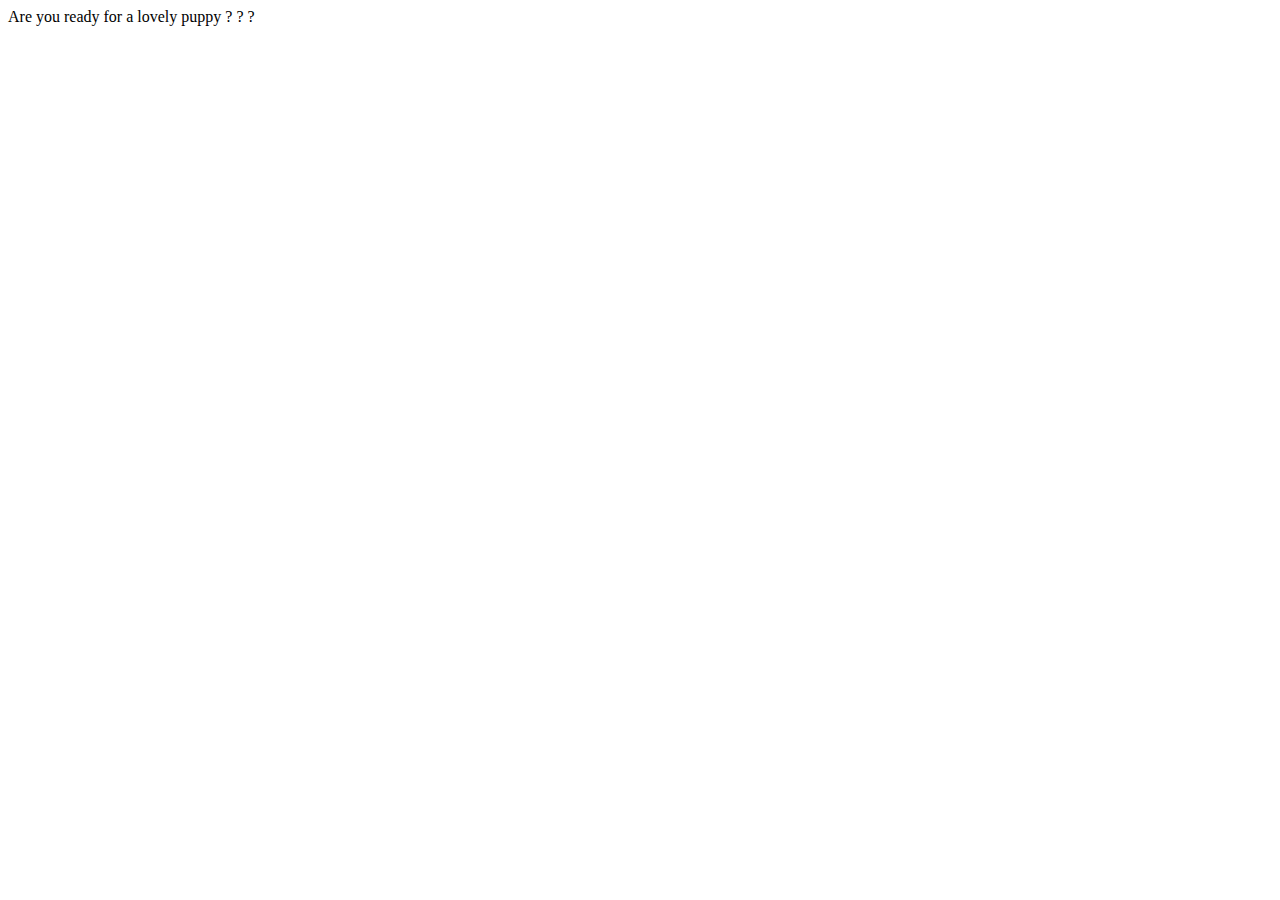
<file: index.html>
<!DOCTYPE html>
<html>
	<head>
		<script src="https://cdnjs.cloudflare.com/ajax/libs/jquery/3.4.1/jquery.min.js" integrity="sha256-CSXorXvZcTkaix6Yvo6HppcZGetbYMGWSFlBw8HfCJo=" crossorigin="anonymous"></script> 
		<link rel="stylesheet" type="text/css" href="css/style.css">

	</head>
	
	<body>
		<div class="wavy">
			<span style="--i:1">Are</span>
			<span style="--i:2">you</span>
			<span style="--i:3">ready</span>
			<span style="--i:4">for</span>
			<span style="--i:5">a</span>
			<span style="--i:6">lovely</span>
			<span style="--i:7">puppy</span>
			<span style="--i:9">?</span>
			<span style="--i:10">?</span>
			<span style="--i:11">?</span>
			<a href="p3(1).html"></a>
		</div>
		
		</div>

				
	</body>

</html>
</file>
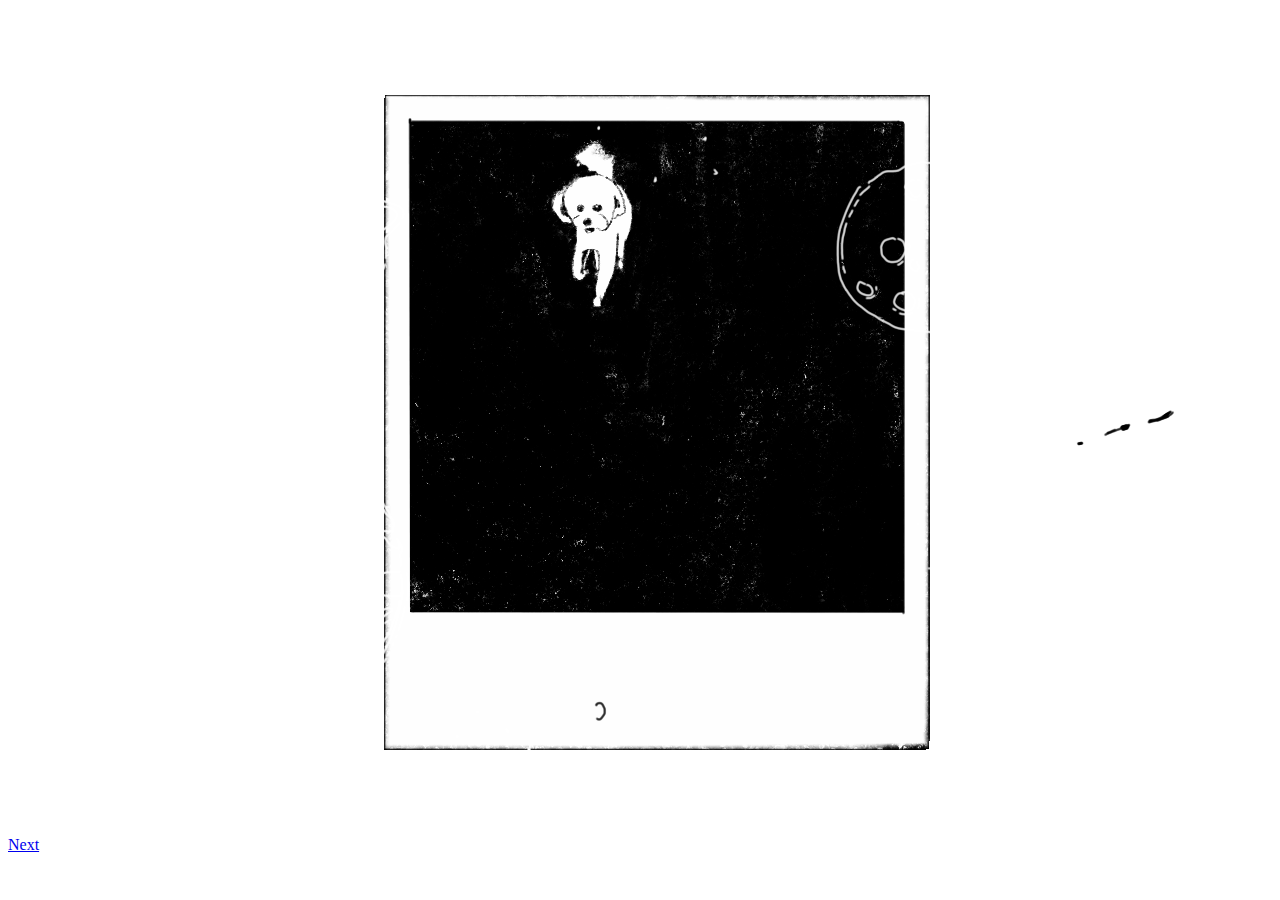
<file: p3 (2).html>
<!DOCTYPE html>
<head>
    <meta charset="utf-8">
    <title>Bao's Grow-up History</title>
    <link rel="stylesheet" href="css/style.css">
    <script src="js/parallax.js"></script>
</head>

<body>
    
    <div class="container">
        <ul id="scene">
            <li class="layer" data-depth=".1"><img src="Photo/bao.gif"></li>
            <li class="layer" data-depth=".5"><img src="Photo/planet.png"></li>
            <li class="layer" data-depth=".4"><img src="Photo/stars.png"></li>
            <li class="layer" data-depth=".3"><img src="Photo/xingzuo.png"></li> 
        </ul>
    </div>
    <a href="p3(3).html">Next</a>
    <script>
        var scene = document.getElementById('scene');
        var parallax = new Parallax(scene);
    </script>
</body>
</html><!-- HTML -->
</file>
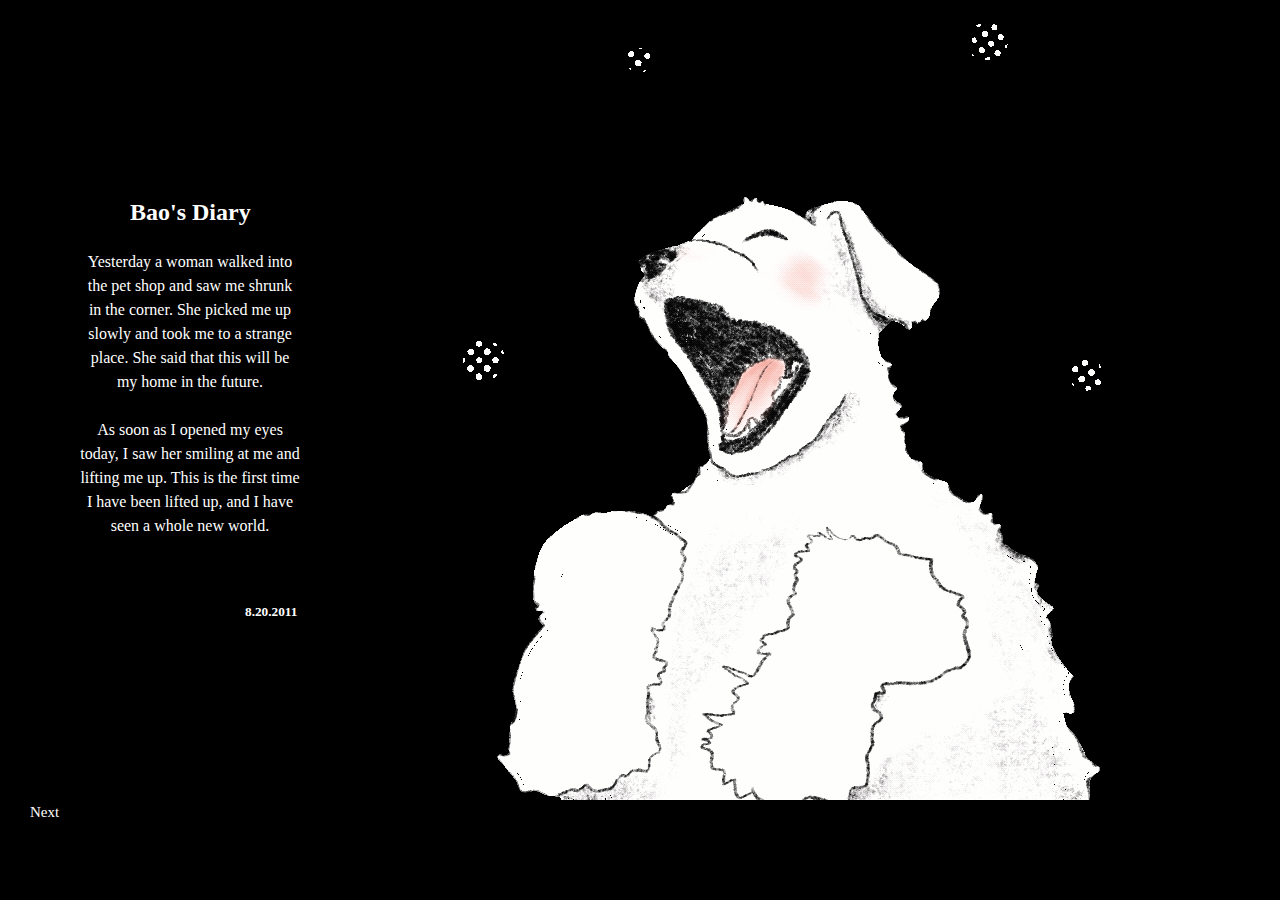
<file: P3 (3).html>
<!-- HTML -->

<!DOCTYPE html>
<html>
	<head>
		<script src="https://cdnjs.cloudflare.com/ajax/libs/jquery/3.4.1/jquery.min.js" integrity="sha256-CSXorXvZcTkaix6Yvo6HppcZGetbYMGWSFlBw8HfCJo=" crossorigin="anonymous"></script> 
		<script src="js/main.js"></script>
		<title>Bao's Grow-up History</title>
		<link rel="stylesheet" type="text/css" href="css/normalize.css">
		<link rel="stylesheet" type="text/css" href="css/grid.css">
		<link rel="stylesheet" type="text/css" href="css/p3(3).css">

	</head>
	
	<body>
		<div>
			<img src="Photo/puppy.gif">
			<a href="p3 (4).html">Next</a>
			<div class="intro">
					<h2>Bao's Diary</h2><br />
					<p>
					Yesterday a woman walked into the pet shop and saw me shrunk in the corner. She picked me up slowly and took me to a strange place. She said that this will be my home in the future.
					<br /><br />
					As soon as I opened my eyes today, I saw her smiling at me and lifting me up. This is the first time I have been lifted up, and I have seen a whole new world.
					</p>
					<h5>8.20.2011</h5>

			</div>
		</div>
			
	</body>

</html>
</file>
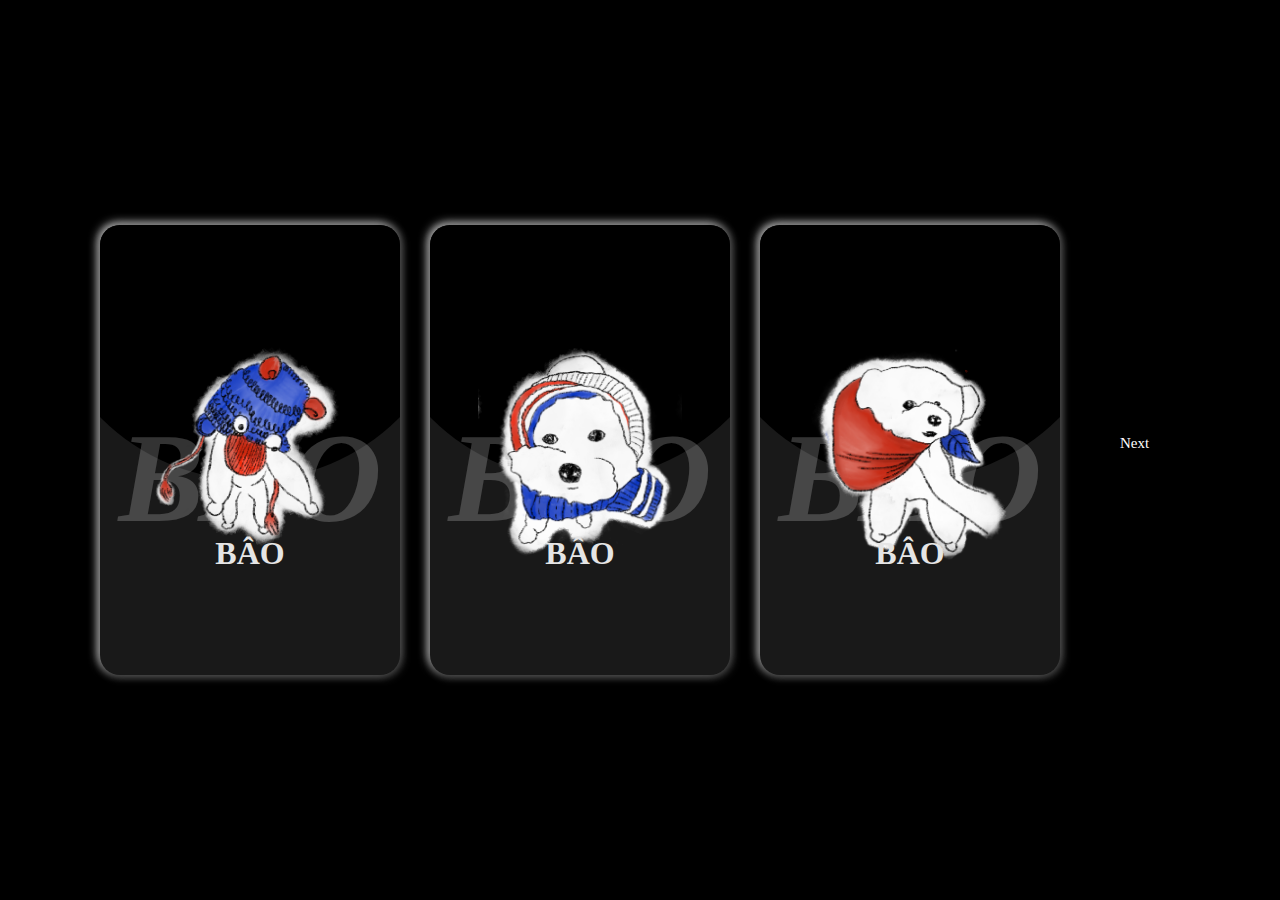
<file: p3 (4).html>
<!-- HTML -->

<!DOCTYPE html>
<head>
    <meta charset="utf-8">
    <title>Bao's Grow-up History</title>
    <link rel="stylesheet" href="css/p3.css">
</head>

<body>
   <div class="container2">
   		<div class="funnybao">
   			<div class="card">
   				<div class="imgbox">
   					<img src="Photo/bao1.png" alt="">
   				</div>
   				<div class="contentbox">
   					<h2>BÂO</h2>
   					<div class="color">
   						<h3>Color :</h3>
   						<span></span>
   						<span></span>
   						<span></span>
   					</div>
   				</div>
   			</div>
   			<div class="btn"> Bao is wearing a mask </div>
  		</div>
  	</div>
  		<div class="funnybao">
   			<div class="card">
   				<div class="imgbox">
   					<img src="Photo/bao2.png" alt="">
   				</div>
   				<div class="contentbox">
   					<h2>BÂO</h2>
   					<div class="color">
   						<h3>Color :</h3>
   						<span></span>
   						<span></span>
   						<span></span>
   					</div>
   				</div>
   			</div>
   			<div class="btn">Bao got caught in the clothes </div>
  		</div>
  		<div class="funnybao">
   			<div class="card">
   				<div class="imgbox">
   					<img src="Photo/bao3.png" alt="">
   				</div>
   				<div class="contentbox">
   					<h2>BÂO</h2>
   					<div class="color">
   						<h3>Color :</h3>
   						<span></span>
   						<span></span>
   						<span></span>
   					</div>

   				</div>
   			</div>
   			<div class="btn"> Mama play with Bao </div>
  		</div>
  		<a href="p3 (5).html">Next</a>
      
</body>
</html>
</file>
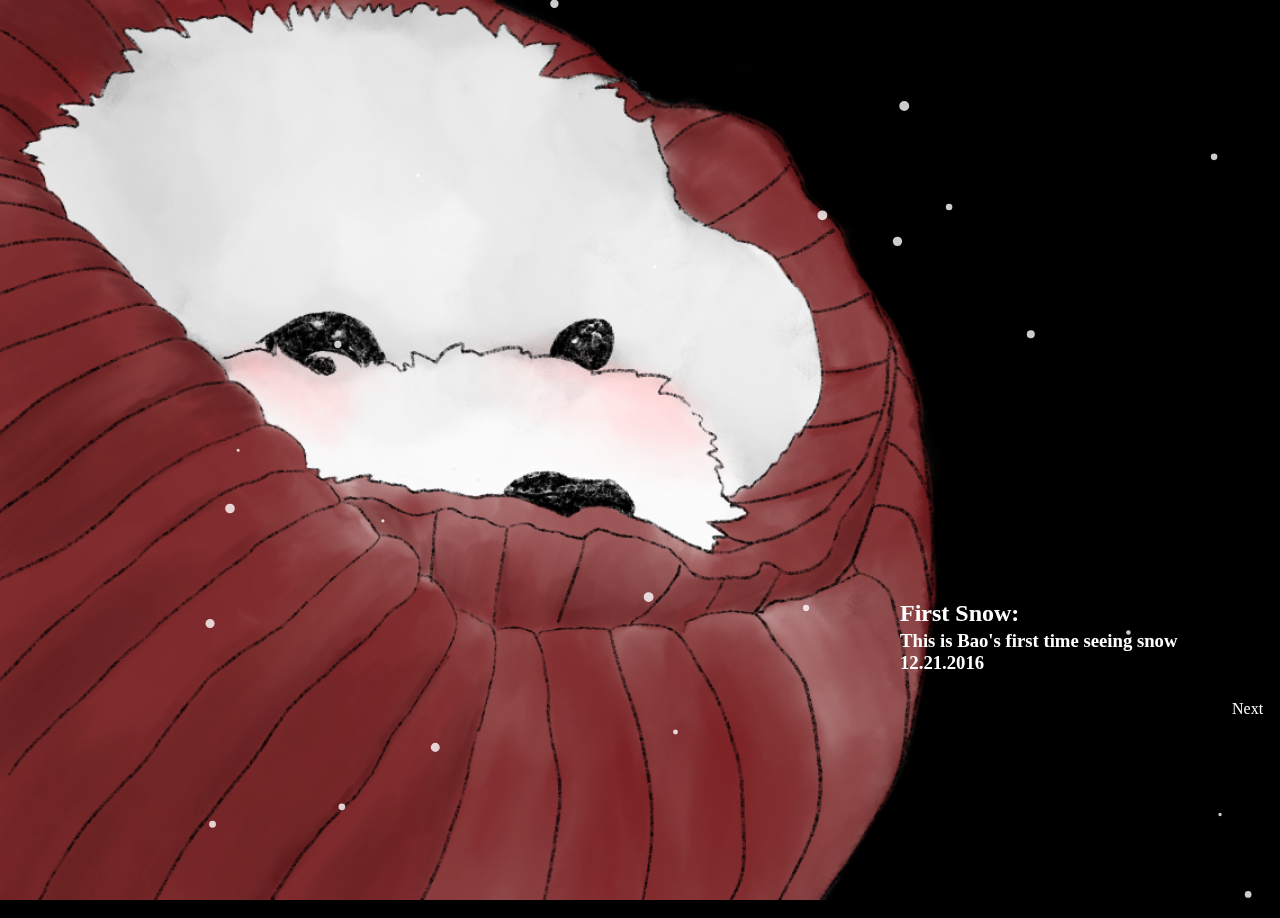
<file: P3 (6).html>
<!DOCTYPE html>
<html>
  <head>
    <title>HTML Snow Effect</title>
    <link href="css/snow.css" rel='stylesheet' type="text/css">
  </head>

  <body>

    	<canvas id="canvas"></canvas>
    	<div class="image canvas">
      
     	 <h2>First Snow:</h2><br /><h3>This is Bao's first time seeing snow <br />12.21.2016</h3>
     	 <a href="P3 (7).html">Next</a>

		</div>


  
    <script src="js/snow.js" type="text/javascript"></script>
   
  </body>
</html>
</file>
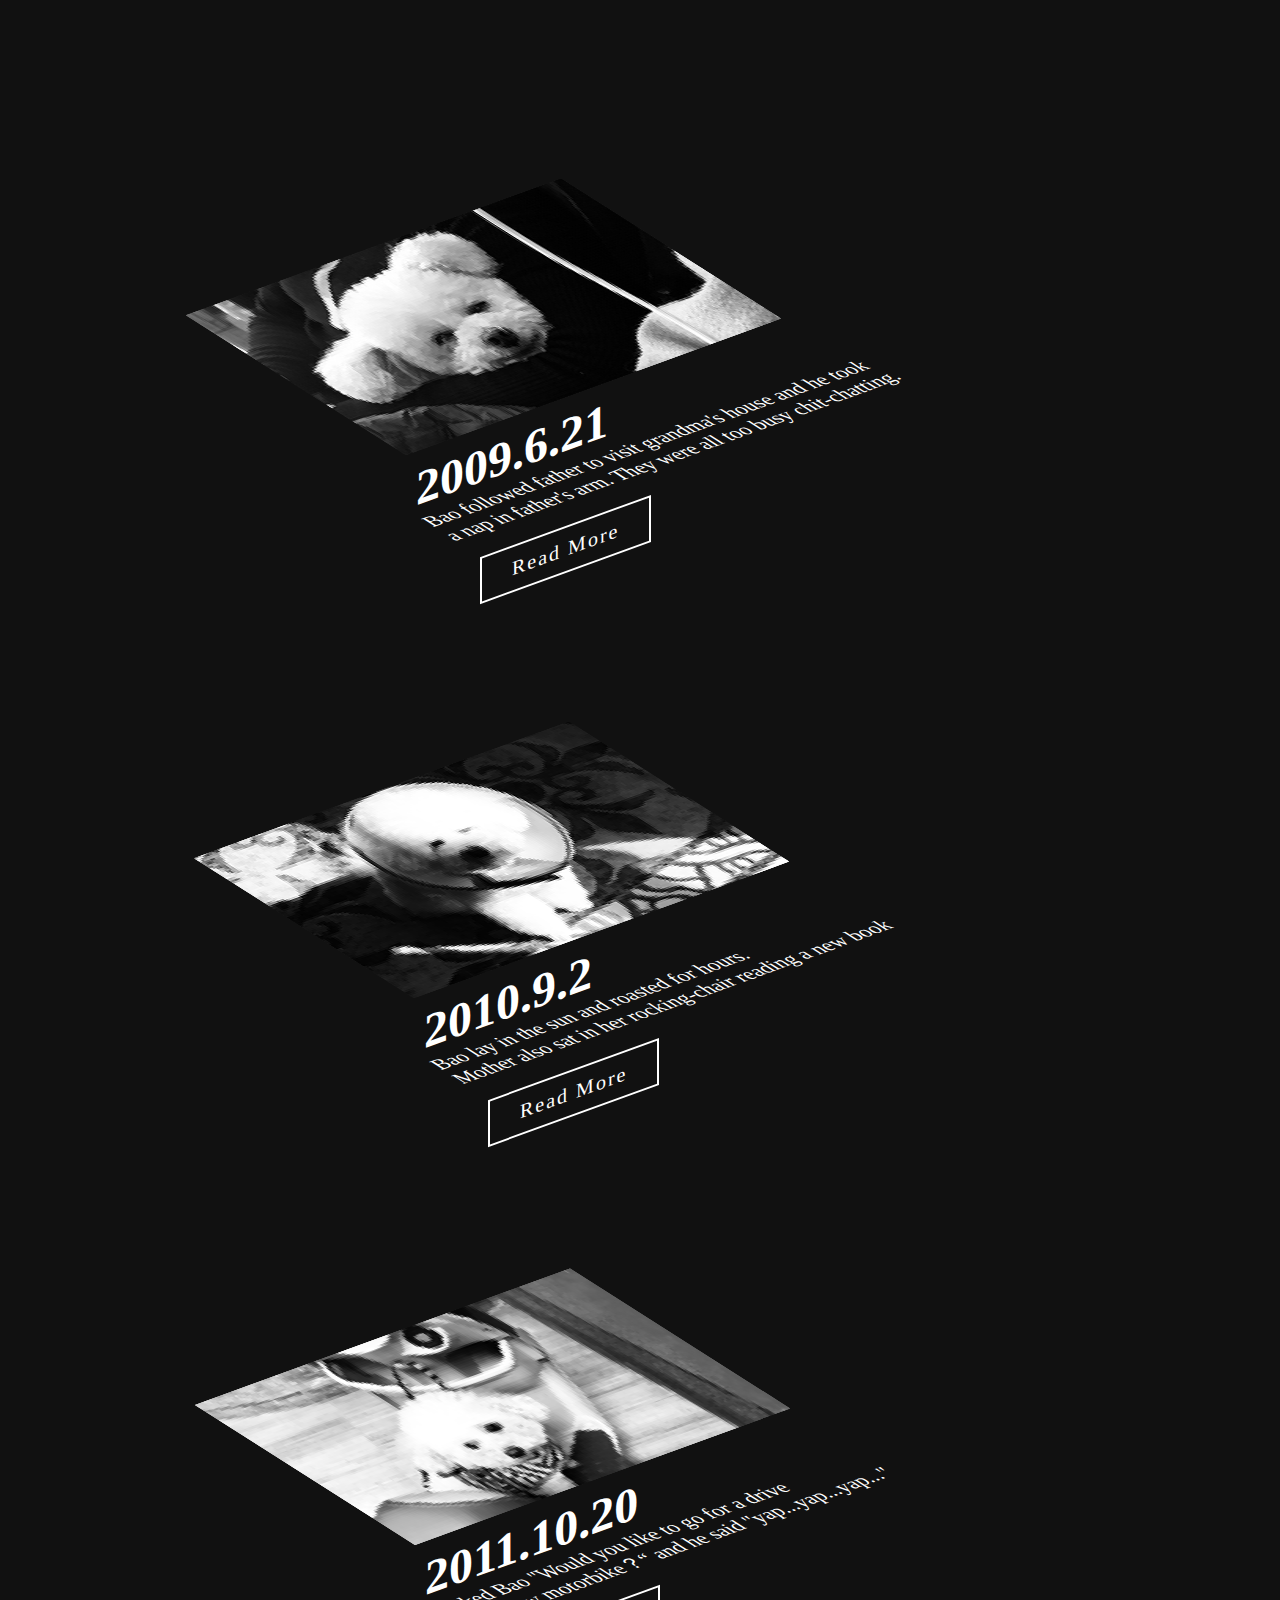
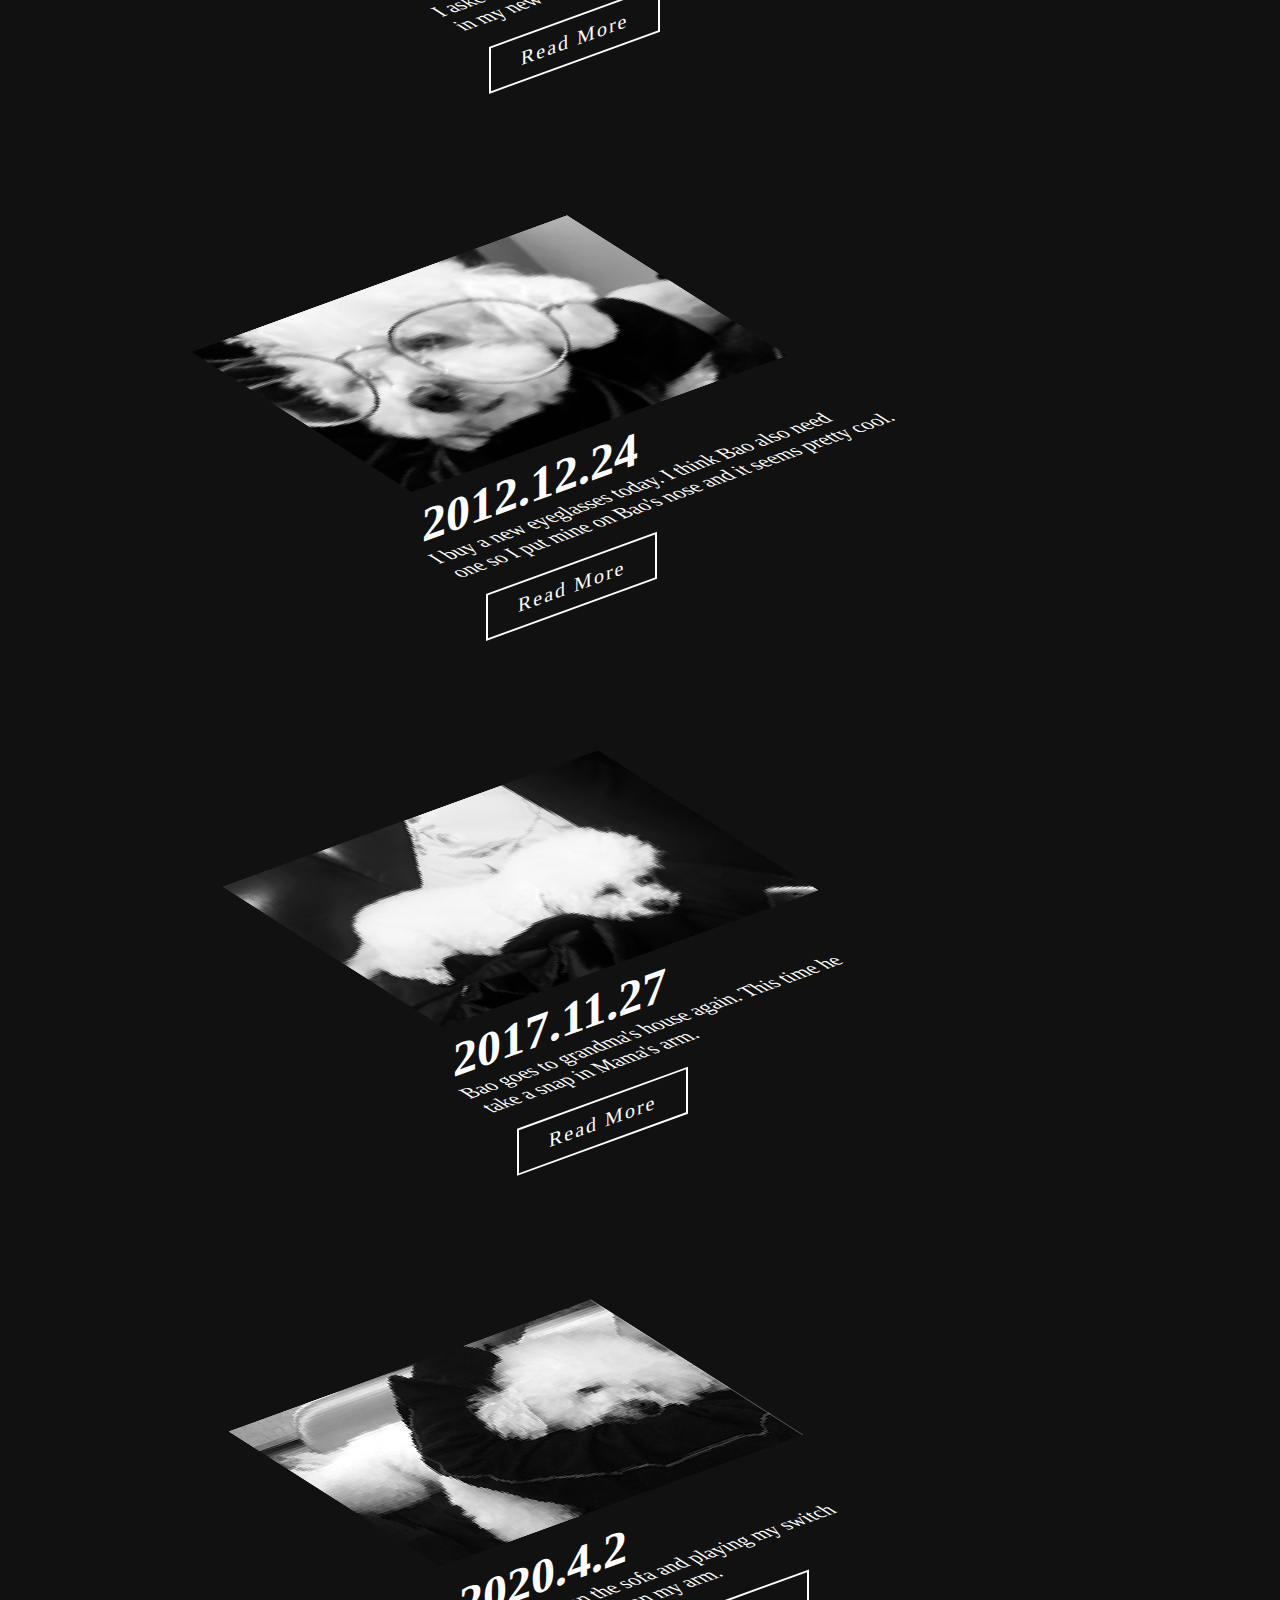
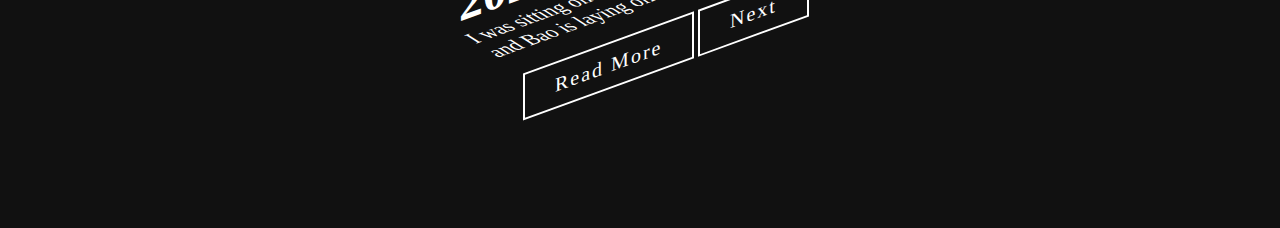
<file: P3 (7).html>
<!-- HTML -->

<!DOCTYPE html>
<html>
	<head>
		<script src="https://cdnjs.cloudflare.com/ajax/libs/jquery/3.4.1/jquery.min.js" integrity="sha256-CSXorXvZcTkaix6Yvo6HppcZGetbYMGWSFlBw8HfCJo=" crossorigin="anonymous"></script> 
		<script src="js/main.js"></script>
		<title>Bao's Grow-up History</title>
		<link rel="stylesheet" type="text/css" href="css/normalize.css">
		<link rel="stylesheet" type="text/css" href="css/grid.css">
		<link rel="stylesheet" type="text/css" href="css/p3(7).css">

	</head>
	
	<body>
		
	    <div class="container">
	    	<div class="imgBx">
	    		<img src="Photo/hug.png">
	    		<img src="Photo/hug.png">
	    		<img src="Photo/hug.png">

	    	</div>
	    	<h2>2009.6.21</h2>
	    	<div class="skew">
	    		<p>Bao followed father to visit grandma's house and he took <br />a nap in father's arm. They were all too busy chit-chatting. </p>
	    		<a href="#">Read More </a>
	    	</div>
	    </div>
	    <div class="container">
	    	<div class="imgBx">
	    		<img src="Photo/hug2.png">
	    		<img src="Photo/hug2.png">
	    		<img src="Photo/hug2.png">

	    	</div>
	    	<h2>2010.9.2</h2>
	    	<div class="skew">
	    		<p>Bao lay in the sun and roasted for hours.<br />Mother also sat in her rocking-chair reading a new book </p>
	    		<a href="#">Read More </a>
	    	</div>
	    </div>
	    <div class="container">
	    	<div class="imgBx">
	    		<img src="Photo/hug3.png">
	    		<img src="Photo/hug3.png">
	    		<img src="Photo/hug3.png">

	    	</div>
	    	<h2>2011.10.20</h2>
	    	<div class="skew">
	    		<p>I asked Bao "Would you like to go for a drive <br /> in my new motorbike？“ and he said "yap...yap...yap..."</p>
	    		<a href="#">Read More </a>
	    	</div>
	    </div>
	    <div class="container">
	    	<div class="imgBx">
	    		<img src="Photo/hug4.png">
	    		<img src="Photo/hug4.png">
	    		<img src="Photo/hug4.png">

	    	</div>
	    	<h2>2012.12.24</h2>
	    	<div class="skew">
	    		<p>I buy a new eyeglasses today. I think Bao also need<br />one so I put mine on Bao's nose and it seems pretty cool.</p>
	    		<a href="#">Read More </a>
	    	</div>
	    </div>
	    <div class="container">
	    	<div class="imgBx">
	    		<img src="Photo/hug6.png">
	    		<img src="Photo/hug6.png">
	    		<img src="Photo/hug6.png">

	    	</div>
	    	<h2>2017.11.27</h2>
	    	<div class="skew">
	    		<p>Bao goes to grandma's house again. This time he<br />take a snap in Mama's arm. </p>
	    		<a href="#">Read More </a>
	    	</div>
	    </div>
	    <div class="container">
	    	<div class="imgBx">
	    		<img src="Photo/hug7.png">
	    		<img src="Photo/hug7.png">
	    		<img src="Photo/hug7.png">

	    	</div>
	    	<h2>2020.4.2</h2>
	    	<div class="skew">
	    		<p>I was sitting on the sofa and playing my switch<br />and Bao is laying on my arm.</p>
	    		<a href="#">Read More </a>
	    		<a href="P3 (8).html">Next</a>
	    	</div>
	    </div>

			
	</body>

</html>
</file>
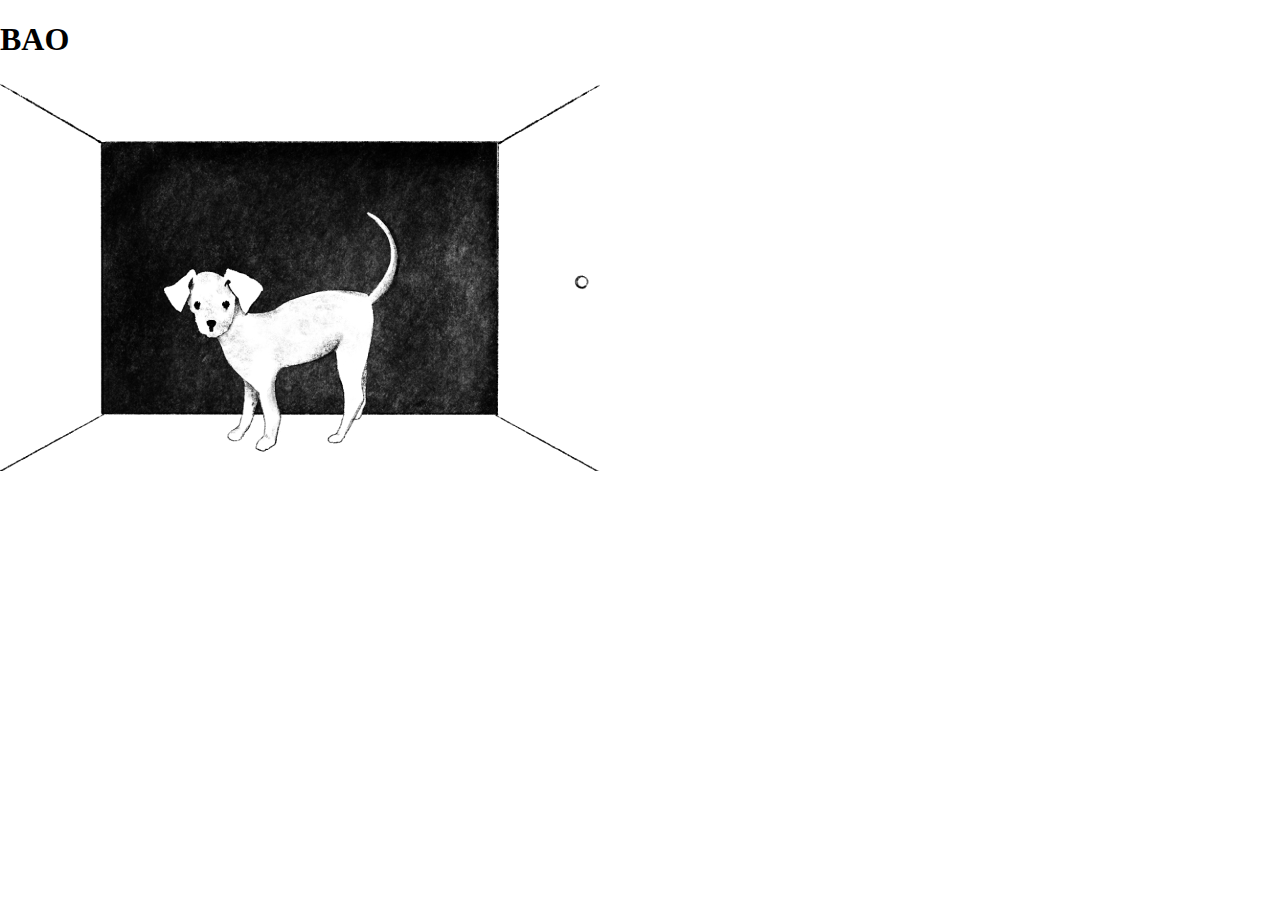
<file: p3(1).html>
<!-- HTML -->

<!DOCTYPE html>
<html>
	<head>
		<script src="https://cdnjs.cloudflare.com/ajax/libs/jquery/3.4.1/jquery.min.js" integrity="sha256-CSXorXvZcTkaix6Yvo6HppcZGetbYMGWSFlBw8HfCJo=" crossorigin="anonymous"></script> 
		<script src="js/main.js"></script>
		<link rel="stylesheet" type="text/css" href="css/normalize.css">
		<link rel="stylesheet" type="text/css" href="css/grid.css">
		<link rel="stylesheet" type="text/css" href="css/style.css">

	</head>
	
	<body>
		<div class="bao">
		<h1>BAO</h1>
		<a href="p3 (2).html"><img src="Photo/bao.png"></a>
		</div>

				
	</body>

</html>
</file>
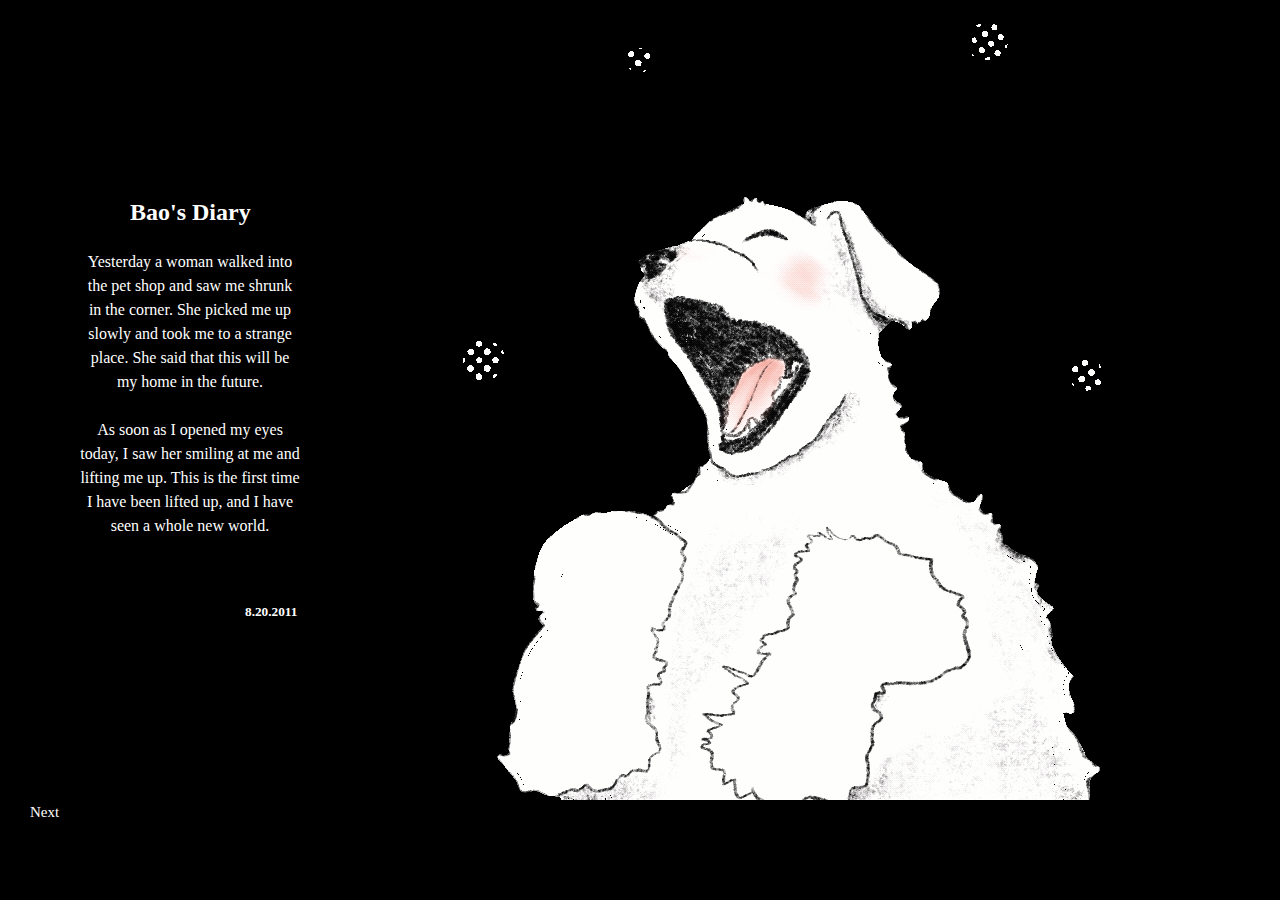
<file: P3(3).html>
<!-- HTML -->

<!DOCTYPE html>
<html>
	<head>
		<script src="https://cdnjs.cloudflare.com/ajax/libs/jquery/3.4.1/jquery.min.js" integrity="sha256-CSXorXvZcTkaix6Yvo6HppcZGetbYMGWSFlBw8HfCJo=" crossorigin="anonymous"></script> 
		<script src="js/main.js"></script>
		<title>Bao's Grow-up History</title>
		<link rel="stylesheet" type="text/css" href="css/normalize.css">
		<link rel="stylesheet" type="text/css" href="css/grid.css">
		<link rel="stylesheet" type="text/css" href="css/p3(3).css">

	</head>
	
	<body>
		<div>
			<img src="Photo/puppy.gif">
			<a href="p3 (4).html">Next</a>
			<div class="intro">
					<h2>Bao's Diary</h2><br />
					<p>
					Yesterday a woman walked into the pet shop and saw me shrunk in the corner. She picked me up slowly and took me to a strange place. She said that this will be my home in the future.
					<br /><br />
					As soon as I opened my eyes today, I saw her smiling at me and lifting me up. This is the first time I have been lifted up, and I have seen a whole new world.
					</p>
					<h5>8.20.2011</h5>

			</div>
		</div>
			
	</body>

</html>
</file>
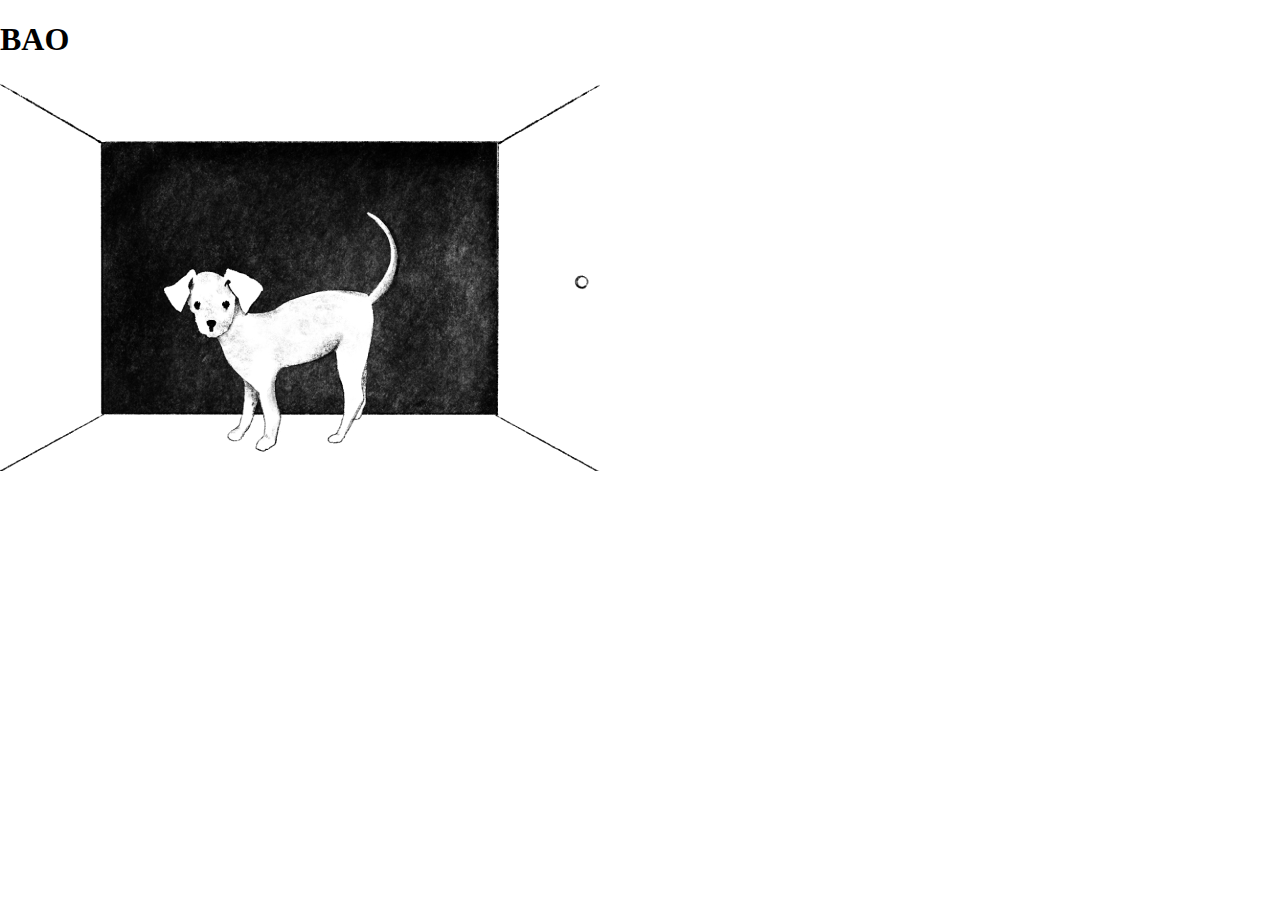
<file: P3.html>
<!-- HTML -->

<!DOCTYPE html>
<html>
	<head>
		<script src="https://cdnjs.cloudflare.com/ajax/libs/jquery/3.4.1/jquery.min.js" integrity="sha256-CSXorXvZcTkaix6Yvo6HppcZGetbYMGWSFlBw8HfCJo=" crossorigin="anonymous"></script> 
		<script src="js/main.js"></script>
		<link rel="stylesheet" type="text/css" href="css/normalize.css">
		<link rel="stylesheet" type="text/css" href="css/grid.css">
		<link rel="stylesheet" type="text/css" href="css/style.css">

	</head>
	
	<body>
		<div class="bao">
		<h1>BAO</h1>
		<a href="p3 (2).html"><img src="Photo/bao.png"></a>
		</div>

				
	</body>

</html>
</file>
<file: css/style.css>
/*stylesheet*/
</file>
<file: css/grid.css>
/* G R I D */

.grid {
  display: grid;
  grid-template-columns: repeat(12, 1fr);
  grid-gap: 1rem;
}

.grid div {
  /*background-color:rgba(0,0,0,0.04);*/
}

/* H E I G H T */

.height-2 {
	grid-row: span 2;
}

.height-3 {
	grid-row: span 3;
}

/* M O B I L E */

.width-1-12-m {
  grid-column: span 1;
}

.width-2-12-m {
  grid-column: span 2;
}

.width-3-12-m {
  grid-column: span 3;
}

.width-4-12-m {
  grid-column: span 4;
}

.width-5-12-m {
  grid-column: span 5;
}

.width-6-12-m {
  grid-column: span 6;
}

.width-7-12-m {
  grid-column: span 7;
}

.width-8-12-m {
  grid-column: span 8;
}

.width-9-12-m {
  grid-column: span 9;
}

.width-10-12-m {
  grid-column: span 10;
}

.width-11-12-m {
  grid-column: span 11;
}

.width-12-12-m {
  grid-column: span 12;
}

/* D E S K T O P / L A P T O P */

@media (min-width: 700px) {

  .grid {
    grid-gap: 2rem;
  }

  .width-1-12 {
    grid-column: span 1;
  }

  .width-2-12 {
    grid-column: span 2;
  }

  .width-3-12 {
    grid-column: span 3;
  }

  .width-4-12 {
    grid-column: span 4;
  }

  .width-5-12 {
    grid-column: span 5;
  }

  .width-6-12 {
    grid-column: span 6;
  }

  .width-7-12 {
    grid-column: span 7;
  }

  .width-8-12 {
    grid-column: span 8;
  }

  .width-9-12 {
    grid-column: span 9;
  }

  .width-10-12 {
    grid-column: span 10;
  }

  .width-11-12 {
    grid-column: span 11;
  }

  .width-12-12 {
    grid-column: span 12;
  }

}
</file>
<file: css/p3.css>
* {
 	margin: 0;
 	padding: 0;
 	box-sizing: border-box;
 }

 body {
 	width: 100vw;
 	height: 100vh;
 	background: black;
 	display: flex;
 	justify-content: center;
 	align-items: center;
 }
}/*stylesheet*/
.container2 {
	width: 80%;
	display: grid;
	grid-template-columns: repat(4,1fr);
	justify-content: space-between;
	align-items: center;
/* 	
	height:100vh;
	background:rgba(0,0,0, 0.2);
*/
}

.funnybao {
	width: 300px;
	height:450px;
	margin-right: 30px;
	position: relative;
	justify-content: center;
	align-items: center;
}

.card {
	width: 300px;
	height: 450px;
	background: #191919;
	border-radius: 20px;
	overflow: hidden;
	position: relative;
	z-index: 2;
	box-shadow: 2px 2px 10px #3A3A3A, -2px -2px 10px #E8E8E8;
}

.card:before {
	content: '';
	position: absolute;
	top: 0;
	left:0;
	width: 100%;
	height: 100%;
	background: black;
	clip-path: circle(210px at 50% 10%);
	transition: 0.5s ease-in-out;
}

.card:hover:before {
	clip-path: circle(300px at 50% -20%);
}

.card:after {
	content: "BAO";
	position: absolute;
	top: 40%;
	left: 50%;
	transform: translateX(-50%);
	font-size: 8em;
	font-weight: 800;
	font-style: italic;
	color: rgba(255, 255, 255, 0.2);
}

.imgbox{
	position: absolute;
	top: 50%;
	transform: translateY(-50%);
	z-index: 3;
	width: 100%;
	height: 220px;
	transition: 0.5s;
}

.card:hover .imgbox {
	top: 10%;
	transform: translateY(0%);
}

.imgbox img{
	position: absolute;
	top: 50%;
	left: 50%;
	width: 68%;
	transform: translate(-50%, -50%) rotate(0deg);
	transition: 0.5s;
}

.card:hover .imgbox img {
	transform: translate(-50%, -50%) rotate(-10deg) scale(1.1);
}

.contentbox{
	position: absolute;
	bottom: 0;
	width: 100%;
	height: 140px;
	text-align: center;
	transition: 0.5s;
	z-index: 4;
}

.card:hover .contentbox {
	height: 180px;
}

.contentbox h2 {
	color: #E5E5E5;
	font-size: 32px;
	font-weight: 800;
}

.color {
	display: flex;
	justify-content: center;
	align-items: center;
	padding: 8px 20px;
	transition: 0.5s;
	opacity: 0;
}

.card:hover .color {
	opacity: 1;
}

.color h3 {
	font-size: 16px;
	color:  #E5E5E5;
	font-weight: 400;
	text-transform: uppercase;
	margin-right: 10px;
}

.color span {
	width: 20px;
	height: 20px;
	margin: 0 5px;
	cursor: pointer;
	background: #2F42B7;
	border-radius: 3px;
}

.color span:nth-child(2) {
	background: #D8553F;
}

.color span:nth-child(3) {
	background: #fff;
}

.btn {
	width: 200px;
	height: 50px;
	font-weight: 400;
	background: #D8553F;
	line-height: 50px;
	text-align: center;
	color: #fff;
	border-radius: 5px;
	position: absolute;
	left: 50%;
	transform: translateX(-50%);
	bottom: 0;
	z-index: 1;
	transition: 0.5s, z-index 0s, transform 0.5s;
	transition-delay: 0.5s, 0.5s, 0s;
}

.funnybao:hover .btn {
	bottom: -80px;
	z-index: 3;
	transform: translateY(-80px) translateX(-100px);
	transition-delay: 0s, 0.5s, 0.5s;

}

a {
  display: block;
  width: 90px;
  height: 30px;
  background-color: black;
  font-size: 15px;
  color: white;
  text-decoration: none;
  text-indent: 2em;
  border-radius: 15px;
}

a:hover {
  background-color: #1E1E1E;
  transition: all .3s ease-in-out
}
</file>
<file: css/p3(7).css>
* {
  margin:0;
  padding:0;
}

body {
  display: flex;
  justify-content: center;
  align-items: center;
  background: #111;
  flex-direction: column;
}

.container {
  position: relative;
  margin-top: 150px;
  max-width: 800px;
  transform: skewY(-20deg);
}

.container .imgBx {
  position: relative;
  width: 100%;
  height: 230px;
  transform-origin: bottom;
  transform: skewX(45deg);
}

.container .imgBx img {
  position: absolute;
  top: 0;
  left: 0;
  filter: grayscale(1);
  max-width: 100%;
  transition: 0.5%;
}

.container .imgBx:hover img:nth-child(3) {
  transform: translate(100px,-100px);
}


.container .imgBx:hover img:nth-child(2) {
  transform: translate(50px,-50px);
  opacity: 0.5;
}

.container .imgBx:hover img:nth-child(1) {
  transform: translate(0px,-0px);
  opacity: 0.1;
}

.container h2 {
  position: relative;
  color: #fff;
  font-size: 3em;

}

.container .skew {
  transform-origin: top;
  transform: skewX(45deg);
}

.container .skew p {
  color: white;
  font-size: 1.2em;
}

.container .skew a {
  position: relative;
  padding: 10px 30px;
  display: inline-block;
  background: transparent;
  color: white;
  transform-origin: top;
  margin-top: 20px;
  border: 2px solid white;
  transform: skewX(-45deg);
  text-decoration: none;
  letter-spacing: 2px;
  font-size: 20px;
  transition: 0.5%;
}

.container .skew a:hover {
  background: #fff;
  color: #000;
}
</file>
<file: css/p3(3).css>
/* Simple Reset */
* {
  margin: 0;
  padding: 0;
}

body {
  /* Codeplayer says you can use any background here */
  background-color: black;


}

canvas {
  display: block;
  background: url("../Photo/scarf.png");
  background-size: cover;
  position: relative;
}

.intro{
   position: absolute;
   width: 250px;
   top: 100px; 
   left: 50px;  
   color: white;
   text-align: center;
   line-height: 150%;
}



h2  { 
   position: absolute; 
   top: 100px; 
   left: 80px;  
   color: white;
   text-align: center;
}

h5 {
   position: absolute; 
   top: 500px; 
   left: 195px;  
   color: white;
}


a {
  display: block;
  width: 150px;
  height: 30px;
  background-color: black;
  font-size: 15px;
  color: white;
  text-decoration: none;
  text-indent: 2em;
  border-radius: 15px;
}

a:hover {
  background-color: #1E1E1E;
  transition: all .3s ease-in-out
}

p {
   position: absolute; 
   top: 150px; 
   left: 30px;  
   color: white;
</file>
<file: css/snow.css>
/* Simple Reset */
* {
  margin: 0;
  padding: 0;
}

body {
  /* Codeplayer says you can use any background here */
  background-color: black;


}

canvas {
  display: block;
  background: url("../Photo/scarf.png");
  background-size: cover;
  position: relative;
}


h2  { 
   position: absolute; 
   top: 600px; 
   left: 900px;  
   color: white;
}

h3 {
   position: absolute; 
   top: 630px; 
   left: 900px;  
   color: white;
}

a {
   position: absolute;
   width: 95px; 
   top: 700px; 
   left: 1200px;  
   color: white;
   text-indent: 2em;
   border-radius: 15px;
   background-color: black;
   display: block;
   text-decoration: none;
}

a:hover {
  background-color: #1E1E1E;
  transition: all .3s ease-in-out
}
</file>
